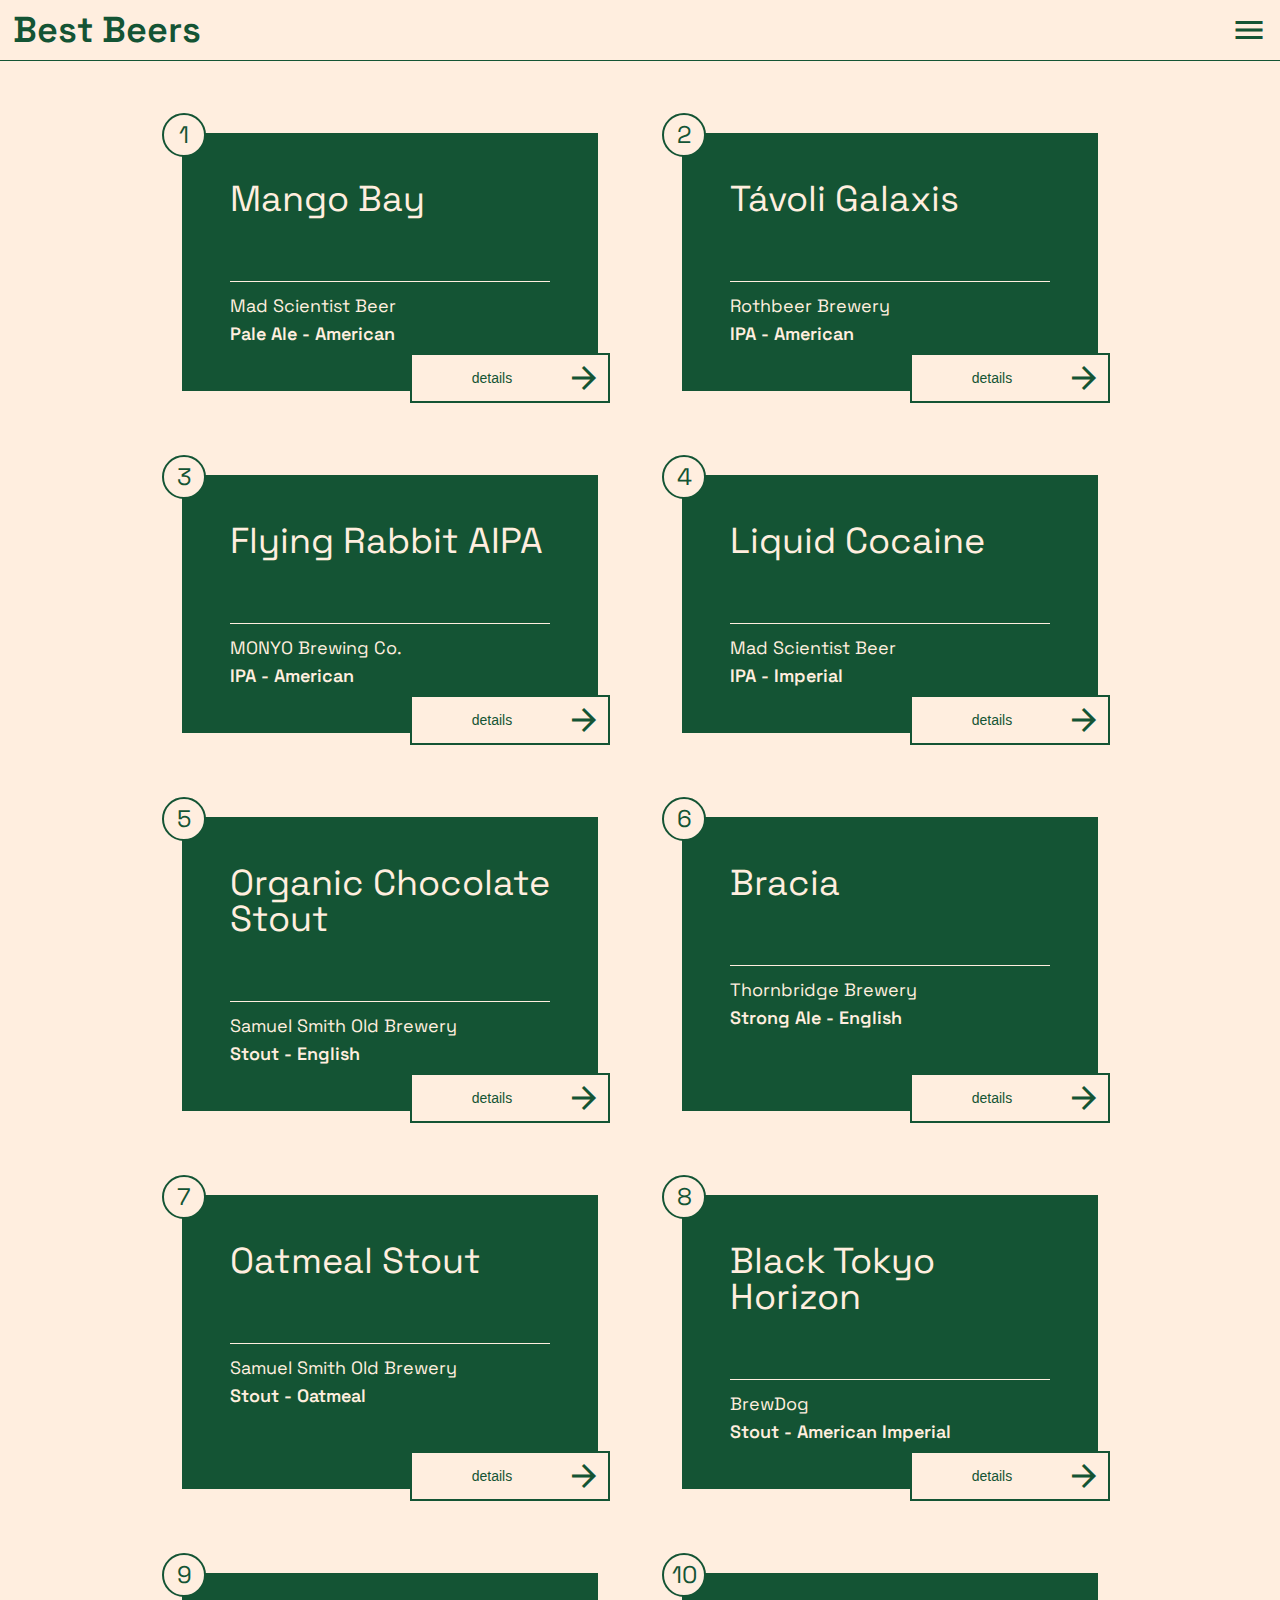
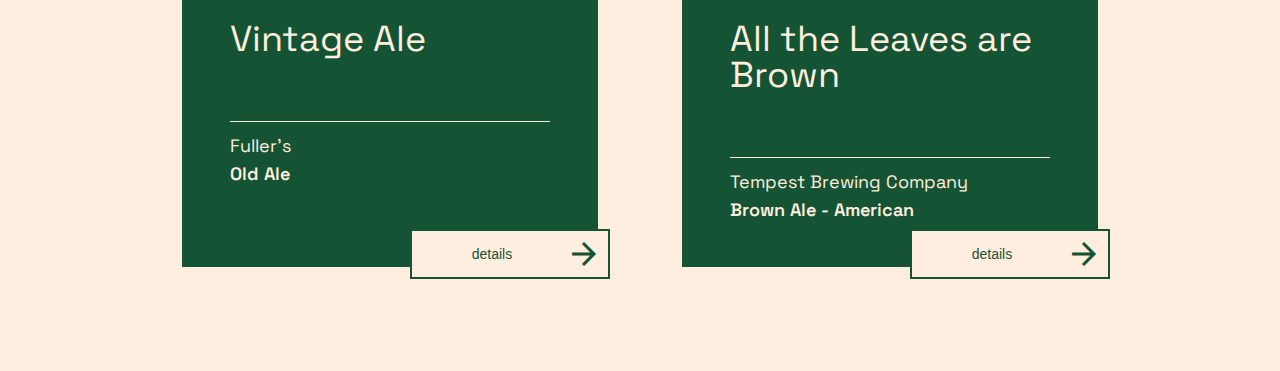
<file: index.html>
<!DOCTYPE html>
<html lang="en">
  <head>
    <meta charset="UTF-8" />
    <meta http-equiv="X-UA-Compatible" content="IE=edge" />
    <meta name="viewport" content="width=device-width, initial-scale=1.0" />
    <link rel="preconnect" href="https://fonts.googleapis.com" />
    <link rel="preconnect" href="https://fonts.gstatic.com" crossorigin />
    <link
      href="https://fonts.googleapis.com/css2?family=Space+Grotesk:wght@400;600&display=swap"
      rel="stylesheet"
    />
    <link
      rel="stylesheet"
      href="https://fonts.googleapis.com/icon?family=Material+Icons"
    />
    <link rel="stylesheet" href="reset.css" />
    <link rel="stylesheet" href="style.css" />
    <script src="data.js" defer></script>
    <script src="script.js" defer></script>
    <title>Ui test exam</title>
  </head>

  <body id="root"></body>
</html>
</file>
<file: style.css>
:root {
  --primary: #ffeedf;
  --secondary: #145434;
  font-family: "Space Grotesk", sans-serif;
}

#root {
  display: flex;
  flex-direction: row;
  flex-wrap: wrap;
  justify-content: center;
  gap: 60px;
  scroll-behavior: smooth;
}

body {
  background-color: var(--primary);
  display: flex;
  flex-direction: column;
  -ms-overflow-style: none;
  scrollbar-width: none;
}
body::-webkit-scrollbar {
  display: none;
}

header {
  margin-bottom: 60px;
  border-bottom: 1px solid var(--secondary);
  background-color: var(--primary);
  display: flex;
  justify-content: space-around;
  position: -webkit-sticky;
  position: sticky;
  top: 0;
  z-index: 1;
}
header .header-container {
  height: 60px;
  width: 98%;
  display: flex;
  flex-direction: row;
  align-items: center;
}
header .header-container h1 {
  font-size: 36px;
  font-weight: 600;
  color: var(--secondary);
  flex: 3;
}

.card {
  margin: 12px;
  padding: 8px;
  max-width: 400px;
  width: 80%;
  /* height: 260px; */
  background-color: var(--secondary);
  color: var(--primary);
  display: flex;
  flex-direction: column;
  /*  gap: 60px; */
  align-items: center;
  position: relative;
}
.card .number {
  height: 40px;
  width: 40px;
  background-color: var(--primary);
  border: 2px solid var(--secondary);
  border-radius: 50%;
  font-size: 24px;
  color: var(--secondary);
  display: flex;
  align-items: center;
  justify-content: center;
  position: absolute;
  top: -20px;
  left: -20px;
}
.card .text-container {
  padding: 40px;
  height: 100%;
  width: 80%;
}
.card .text-container .title {
  font-size: 36px;
  margin-bottom: 20%;
}
.card .text-container .inner-container {
  padding-top: 15px;
  border-top: 1px solid var(--primary);
  height: 100%;
  width: 100%;
}
.card .text-container .inner-container .sub {
  font-size: 18px;
  margin-bottom: 10px;
}
.card .text-container .inner-container .text {
  font-size: 18px;
  font-weight: 600;
}
.card button {
  height: 50px;
  width: 200px;
  background-color: var(--primary);
  color: var(--secondary);
  border: 2px solid var(--secondary);
  display: flex;
  align-items: center;
  position: absolute;
  bottom: -12px;
  right: -12px;
}
.card button .button-text {
  font-size: 14px;
  flex: 4;
}
.card button .material-icons {
  font-size: 36px;
  color: var(--secondary);
}
.card button:hover {
  background-color: var(--secondary);
  color: var(--primary);
  border: 2px solid var(--primary);
}
.card button:hover .material-icons {
  color: var(--primary);
}

@media only screen and (max-width: 450px) {
  .title {
    margin-bottom: 20px;
  }
}/*# sourceMappingURL=style.css.map */
</file>
